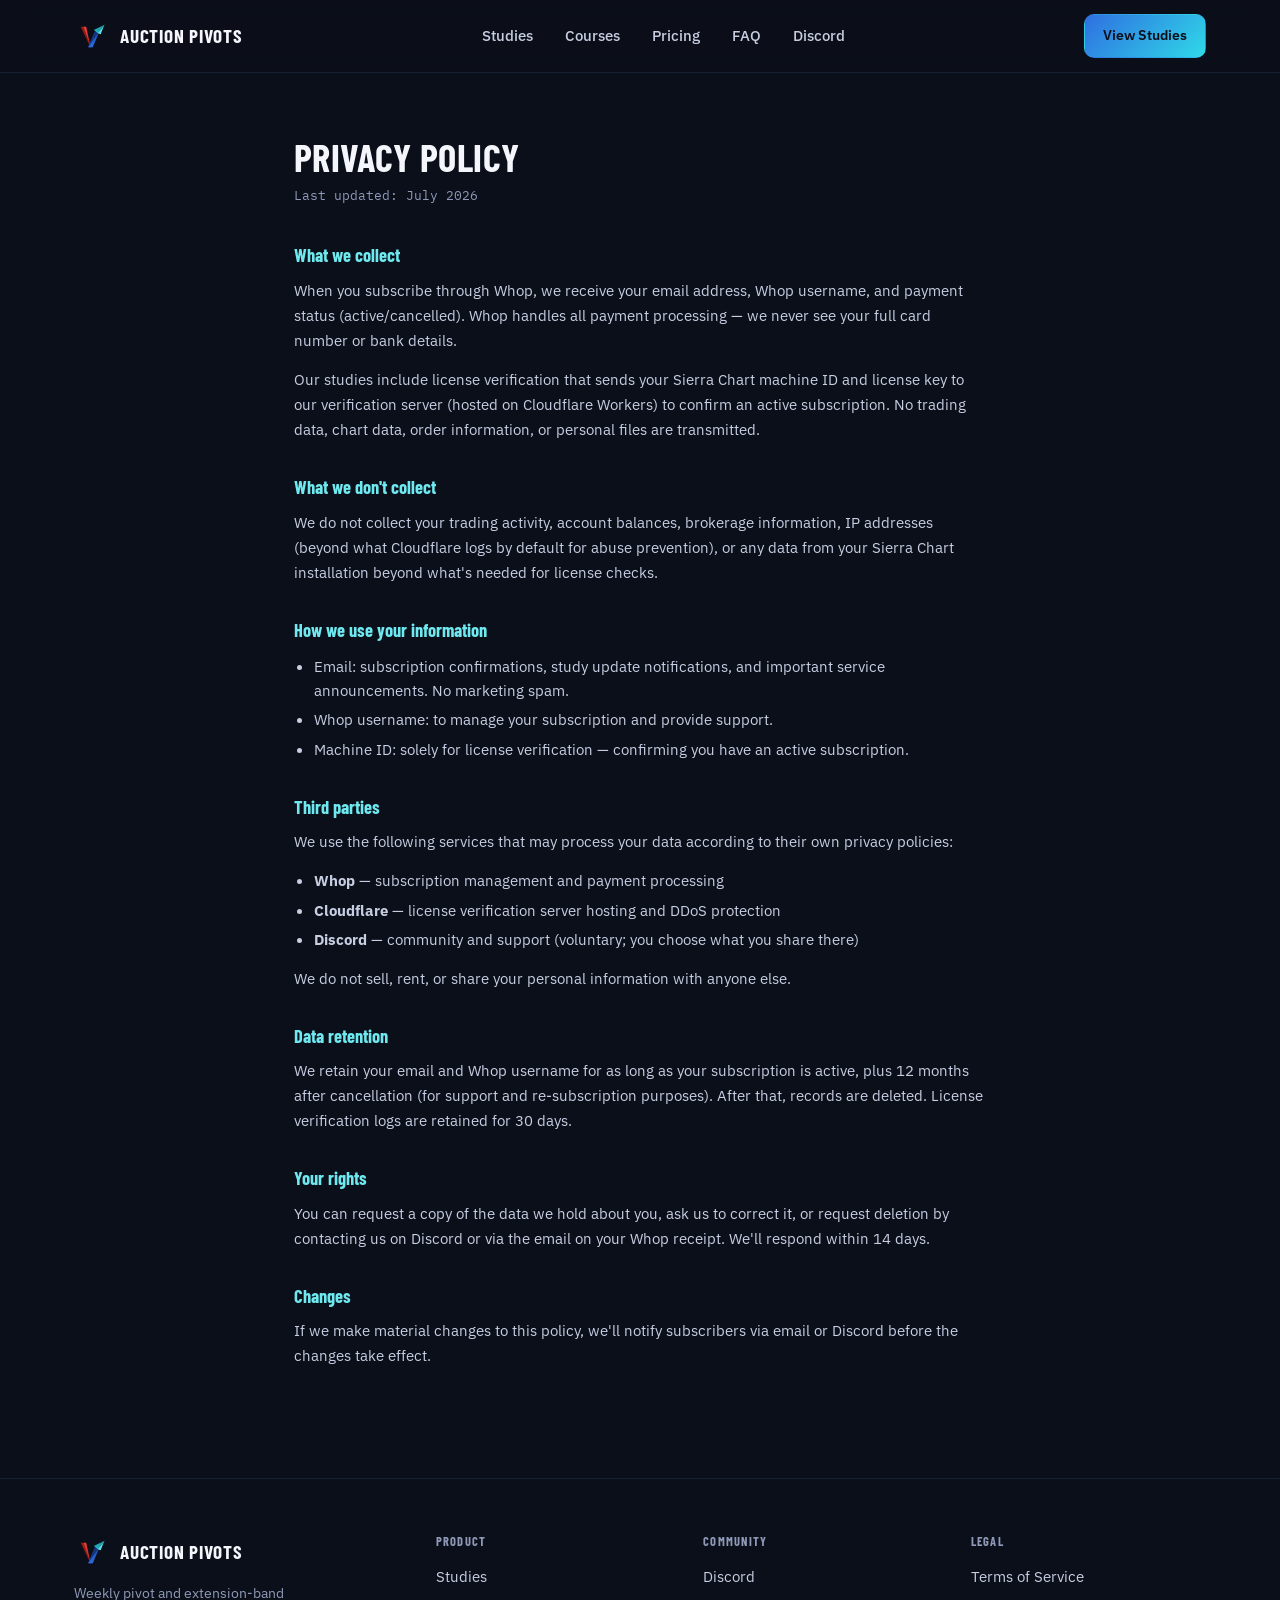
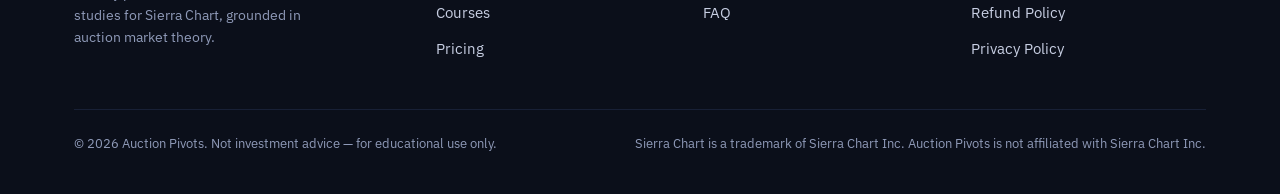
<file: privacy.html>
<!doctype html>
<html lang="en">
<head>
<meta charset="utf-8">
<meta name="viewport" content="width=device-width, initial-scale=1">
<title>Privacy Policy — Auction Pivots</title>
<meta name="description" content="Privacy policy for Auction Pivots.">
<link rel="icon" href="assets/logo-mark.svg" type="image/svg+xml">
<link rel="preconnect" href="https://fonts.googleapis.com">
<link rel="preconnect" href="https://fonts.gstatic.com" crossorigin>
<link href="https://fonts.googleapis.com/css2?family=Barlow+Condensed:wght@600;700&family=IBM+Plex+Sans:wght@400;500;600;700&family=IBM+Plex+Mono:wght@400;500&display=swap" rel="stylesheet">
<link rel="stylesheet" href="css/styles.css">
<style>
  .legal { max-width: 740px; margin-inline: auto; padding: 64px 24px 96px; }
  .legal h1 { font-size: clamp(1.8rem, 3vw, 2.4rem); margin-bottom: 8px; }
  .legal .updated { font-family: var(--font-mono); font-size: 0.8rem; color: var(--paper-500); margin-bottom: 40px; }
  .legal h2 { font-size: 1.15rem; text-transform: none; letter-spacing: 0; margin-top: 36px; margin-bottom: 12px; color: var(--cyan-300); }
  .legal p { color: var(--paper-300); margin-bottom: 14px; font-size: 0.95rem; line-height: 1.65; }
  .legal ul { color: var(--paper-300); font-size: 0.95rem; padding-left: 20px; margin-bottom: 14px; }
  .legal li { margin-bottom: 6px; }
</style>
</head>
<body>

<header class="site-nav">
  <div class="container">
    <a href="index.html" class="brand">
      <img src="assets/logo-mark.svg" alt="">
      <span class="brand-word">Auction Pivots</span>
    </a>
    <nav>
      <ul class="nav-links">
        <li><a href="products.html">Studies</a></li>
        <li><a href="products.html#courses">Courses</a></li>
        <li><a href="products.html#pricing">Pricing</a></li>
        <li><a href="index.html#faq">FAQ</a></li>
        <li><a href="https://discord.gg/maz4EEw6V" target="_blank" rel="noopener">Discord</a></li>
      </ul>
    </nav>
    <div class="nav-cta">
      <a href="products.html" class="btn btn-primary btn-sm">View Studies</a>
      <button class="nav-toggle" aria-label="Toggle menu" aria-expanded="false">&#9776;</button>
    </div>
  </div>
</header>

<main class="legal">
  <h1>Privacy Policy</h1>
  <p class="updated">Last updated: July 2026</p>

  <h2>What we collect</h2>
  <p>When you subscribe through Whop, we receive your email address, Whop username, and payment status (active/cancelled). Whop handles all payment processing — we never see your full card number or bank details.</p>
  <p>Our studies include license verification that sends your Sierra Chart machine ID and license key to our verification server (hosted on Cloudflare Workers) to confirm an active subscription. No trading data, chart data, order information, or personal files are transmitted.</p>

  <h2>What we don't collect</h2>
  <p>We do not collect your trading activity, account balances, brokerage information, IP addresses (beyond what Cloudflare logs by default for abuse prevention), or any data from your Sierra Chart installation beyond what's needed for license checks.</p>

  <h2>How we use your information</h2>
  <ul>
    <li>Email: subscription confirmations, study update notifications, and important service announcements. No marketing spam.</li>
    <li>Whop username: to manage your subscription and provide support.</li>
    <li>Machine ID: solely for license verification — confirming you have an active subscription.</li>
  </ul>

  <h2>Third parties</h2>
  <p>We use the following services that may process your data according to their own privacy policies:</p>
  <ul>
    <li><strong>Whop</strong> — subscription management and payment processing</li>
    <li><strong>Cloudflare</strong> — license verification server hosting and DDoS protection</li>
    <li><strong>Discord</strong> — community and support (voluntary; you choose what you share there)</li>
  </ul>
  <p>We do not sell, rent, or share your personal information with anyone else.</p>

  <h2>Data retention</h2>
  <p>We retain your email and Whop username for as long as your subscription is active, plus 12 months after cancellation (for support and re-subscription purposes). After that, records are deleted. License verification logs are retained for 30 days.</p>

  <h2>Your rights</h2>
  <p>You can request a copy of the data we hold about you, ask us to correct it, or request deletion by contacting us on Discord or via the email on your Whop receipt. We'll respond within 14 days.</p>

  <h2>Changes</h2>
  <p>If we make material changes to this policy, we'll notify subscribers via email or Discord before the changes take effect.</p>
</main>

<footer class="site-footer">
  <div class="container">
    <div class="footer-grid">
      <div class="footer-brand">
        <a href="index.html" class="brand">
          <img src="assets/logo-mark.svg" alt="">
          <span class="brand-word">Auction Pivots</span>
        </a>
        <p>Weekly pivot and extension-band studies for Sierra Chart, grounded in auction market theory.</p>
      </div>
      <div class="footer-col">
        <h4>Product</h4>
        <ul>
          <li><a href="products.html">Studies</a></li>
          <li><a href="products.html#courses">Courses</a></li>
          <li><a href="products.html#pricing">Pricing</a></li>
        </ul>
      </div>
      <div class="footer-col">
        <h4>Community</h4>
        <ul>
          <li><a href="https://discord.gg/maz4EEw6V" target="_blank" rel="noopener">Discord</a></li>
          <li><a href="index.html#faq">FAQ</a></li>
        </ul>
      </div>
      <div class="footer-col">
        <h4>Legal</h4>
        <ul>
          <li><a href="terms.html">Terms of Service</a></li>
          <li><a href="refund.html">Refund Policy</a></li>
          <li><a href="privacy.html">Privacy Policy</a></li>
        </ul>
      </div>
    </div>
    <div class="footer-bottom">
      <span>&copy; 2026 Auction Pivots. Not investment advice — for educational use only.</span>
      <span>Sierra Chart is a trademark of Sierra Chart Inc. Auction Pivots is not affiliated with Sierra Chart Inc.</span>
    </div>
  </div>
</footer>

<script src="js/main.js"></script>
</body>
</html>
</file>
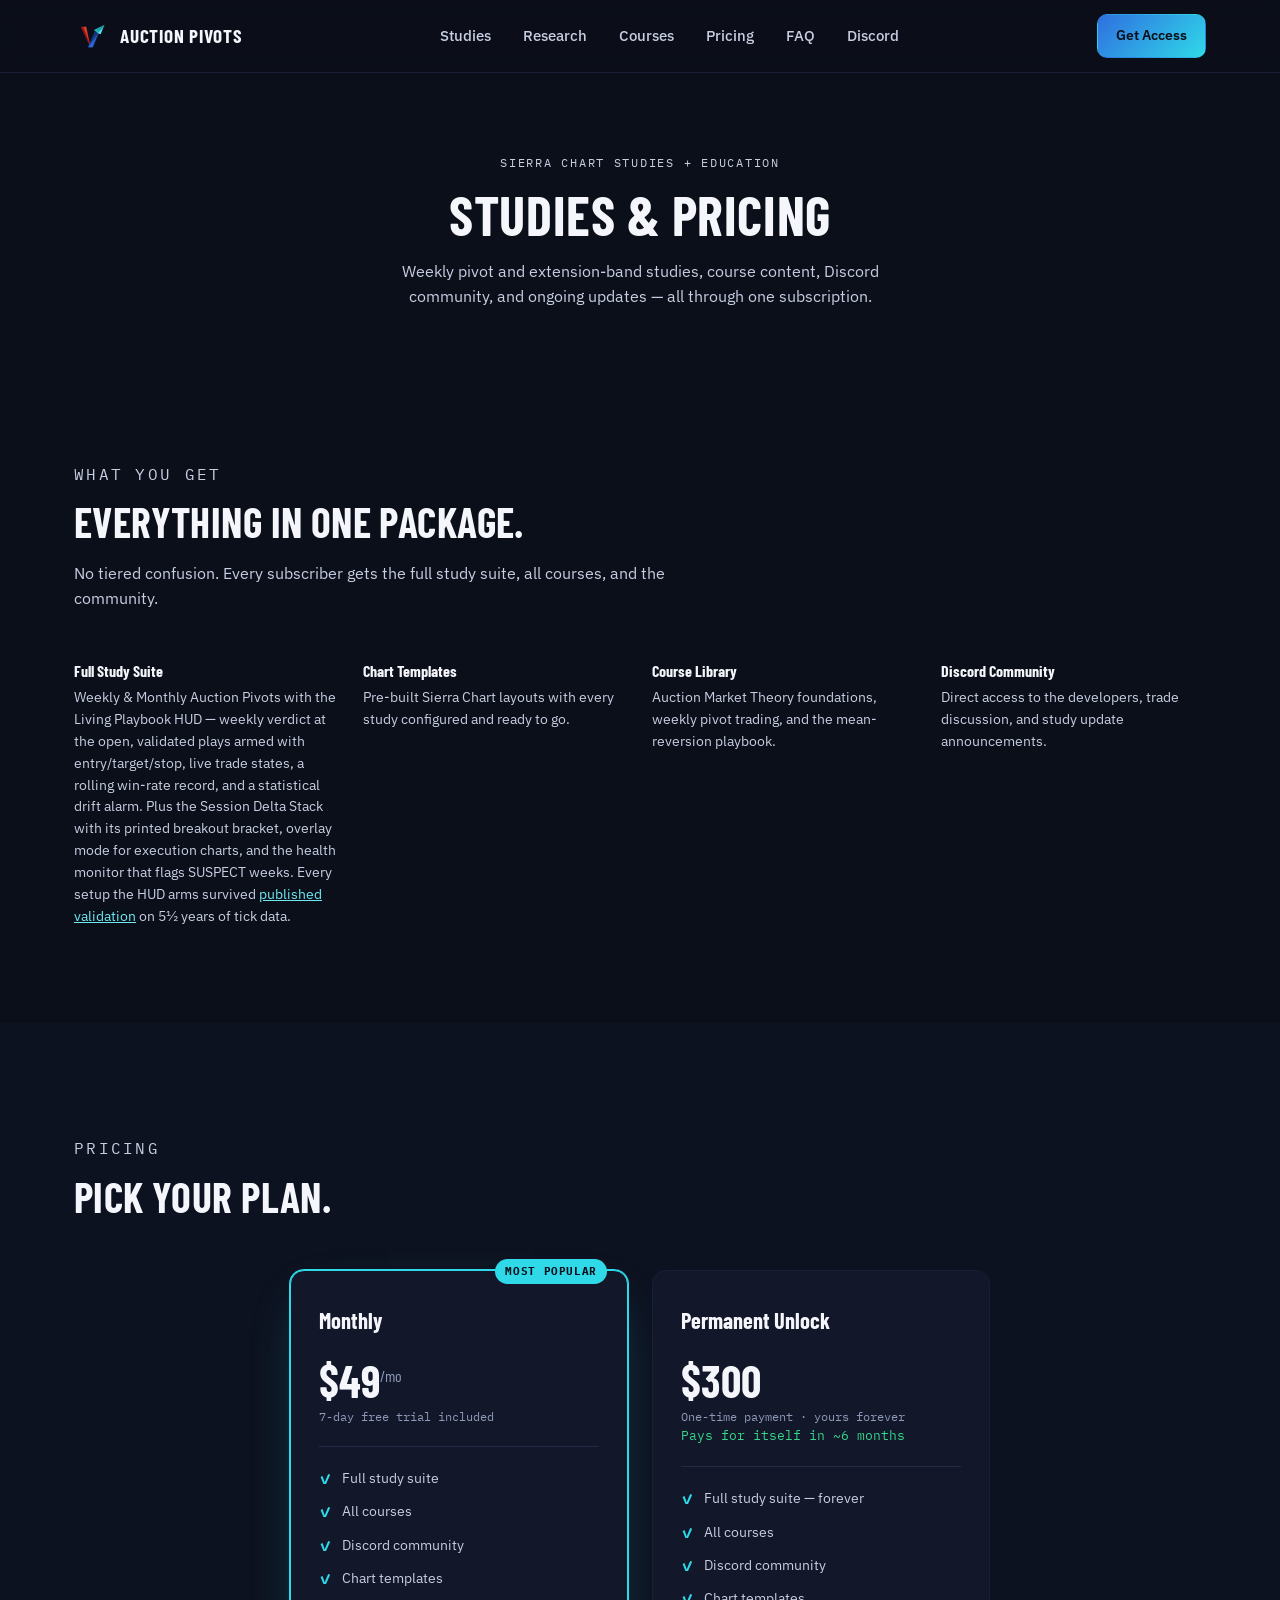
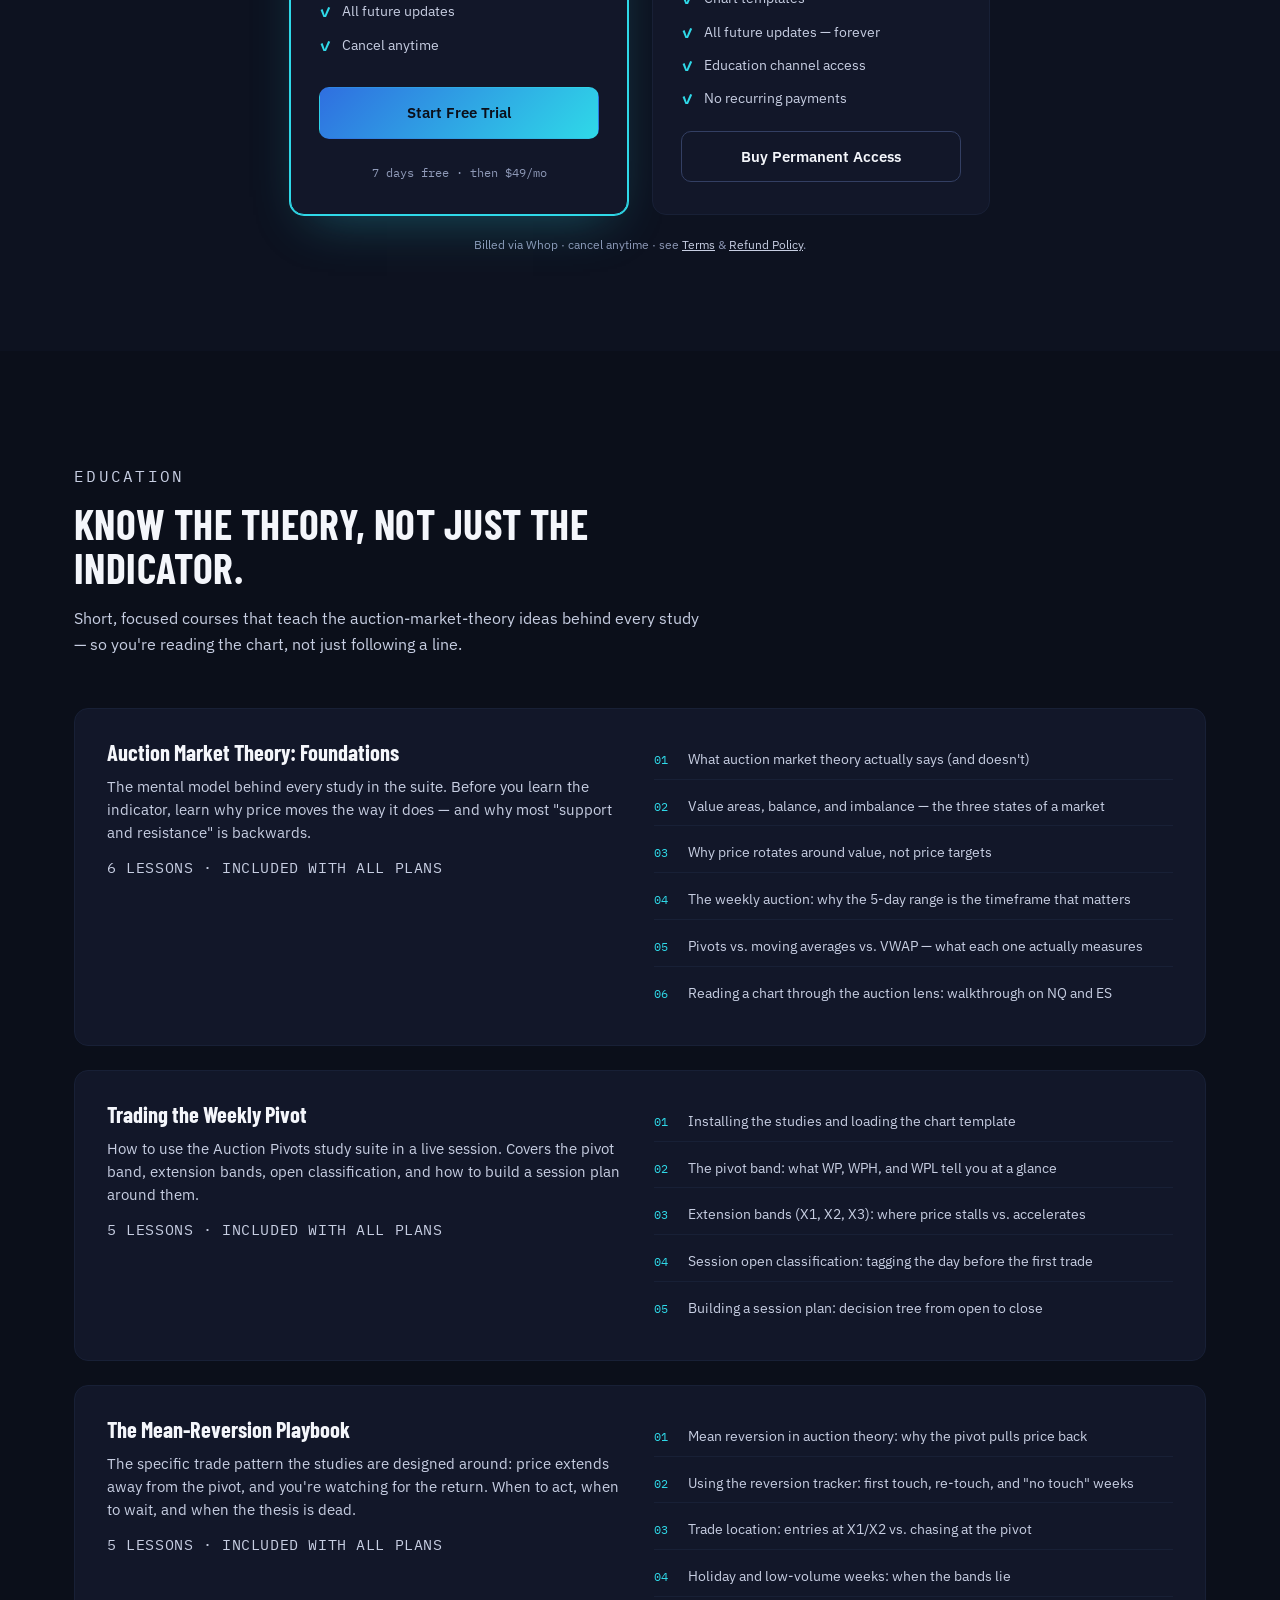
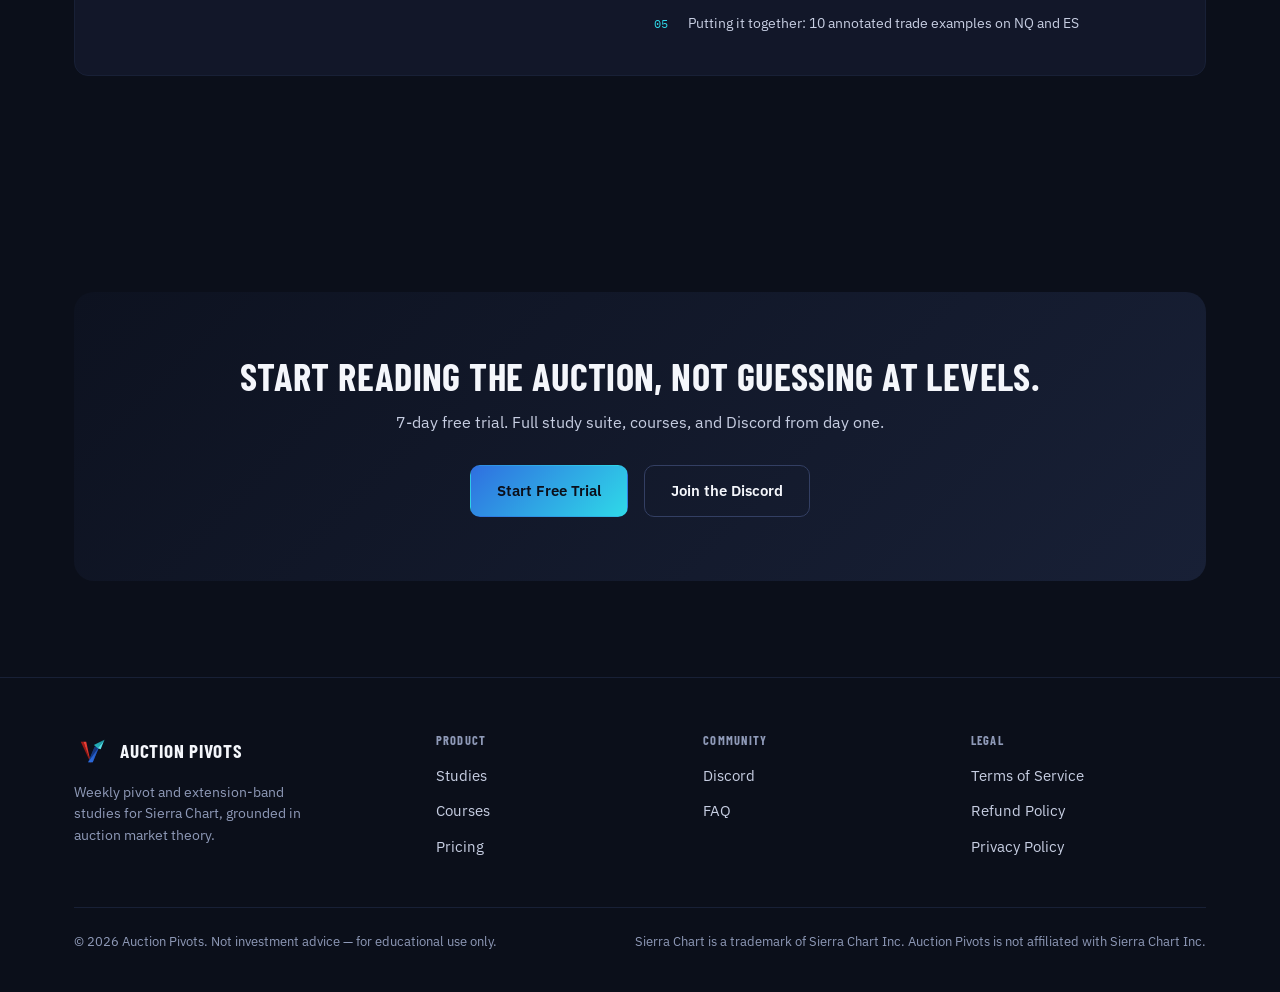
<file: products.html>
<!doctype html>
<html lang="en">
<head>
<meta charset="utf-8">
<meta name="viewport" content="width=device-width, initial-scale=1">
<title>Studies &amp; Pricing — Auction Pivots</title>
<meta name="description" content="Auction Pivots studies, courses, and pricing for Sierra Chart. Monthly subscription or permanent unlock.">
<link rel="icon" href="assets/logo-mark.svg" type="image/svg+xml">
<link rel="preconnect" href="https://fonts.googleapis.com">
<link rel="preconnect" href="https://fonts.gstatic.com" crossorigin>
<link href="https://fonts.googleapis.com/css2?family=Barlow+Condensed:wght@600;700&family=IBM+Plex+Sans:wght@400;500;600;700&family=IBM+Plex+Mono:wght@400;500&display=swap" rel="stylesheet">
<link rel="stylesheet" href="css/styles.css">
<style>
  .pricing-section { padding: 96px 0; }
  .pricing-cols { display: grid; grid-template-columns: repeat(2, 1fr); gap: 24px; max-width: 700px; margin-inline: auto; }
  @media (max-width: 620px) { .pricing-cols { grid-template-columns: 1fr; max-width: 420px; } }

  .plan-card {
    position: relative;
    background: var(--navy-850);
    border: 1px solid var(--navy-800);
    border-radius: 14px;
    padding: 32px 28px;
    display: flex;
    flex-direction: column;
    gap: 20px;
  }
  .plan-card.is-featured {
    border-color: var(--cyan-400);
    box-shadow: 0 0 0 1px var(--cyan-400), 0 20px 50px -20px rgba(47, 217, 232, 0.35);
  }
  .plan-tag {
    position: absolute;
    top: -12px; right: 20px;
    font-family: var(--font-mono);
    font-size: 0.66rem;
    letter-spacing: 0.06em;
    padding: 4px 10px;
    border-radius: 100px;
    font-weight: 700;
  }
  .plan-tag-cyan { background: var(--cyan-400); color: var(--navy-950); }

  .plan-name {
    font-family: var(--font-display);
    font-size: 1.4rem;
    font-weight: 700;
    color: var(--paper-100);
  }
  .plan-price {
    font-family: var(--font-display);
    font-size: 2.8rem;
    font-weight: 700;
    color: var(--paper-100);
    line-height: 1;
  }
  .plan-price sup { font-size: 1rem; color: var(--paper-500); font-weight: 400; }
  .plan-price-note {
    font-family: var(--font-mono);
    font-size: 0.78rem;
    color: var(--paper-500);
    margin-top: 4px;
  }
  .plan-price-strike {
    font-family: var(--font-mono);
    font-size: 0.82rem;
    color: var(--paper-500);
    text-decoration: line-through;
  }
  .plan-price-save {
    font-family: var(--font-mono);
    font-size: 0.82rem;
    color: var(--green-400);
  }
  .plan-features {
    list-style: none;
    margin: 0;
    padding: 0;
    display: flex;
    flex-direction: column;
    gap: 10px;
    font-size: 0.9rem;
    color: var(--paper-300);
    flex: 1;
  }
  .plan-features li { display: flex; gap: 10px; align-items: flex-start; }
  .plan-features li::before {
    content: "✓";
    color: var(--cyan-400);
    font-weight: 700;
    flex-shrink: 0;
    margin-top: 1px;
  }
  .plan-divider {
    border: none;
    border-top: 1px solid var(--navy-700);
    margin: 0;
  }

  /* Course section */
  .course-card {
    background: var(--navy-850);
    border: 1px solid var(--navy-800);
    border-radius: 14px;
    padding: 32px;
    display: grid;
    grid-template-columns: 1fr 1fr;
    gap: 28px;
    margin-bottom: 24px;
  }
  .course-card h3 {
    font-family: var(--font-display);
    font-size: 1.4rem;
    font-weight: 700;
    text-transform: none;
    letter-spacing: 0;
    color: var(--paper-100);
    margin-bottom: 12px;
  }
  .course-card p { color: var(--paper-300); font-size: 0.92rem; margin-bottom: 12px; }
  .course-meta {
    font-family: var(--font-mono);
    font-size: 0.78rem;
    color: var(--paper-500);
    letter-spacing: 0.04em;
  }
  .course-lessons {
    list-style: none;
    padding: 0;
    margin: 0;
    display: flex;
    flex-direction: column;
    gap: 8px;
    font-size: 0.88rem;
    color: var(--paper-300);
  }
  .course-lessons li {
    display: flex;
    gap: 10px;
    padding: 8px 0;
    border-bottom: 1px solid var(--navy-800);
  }
  .course-lessons li:last-child { border-bottom: none; }
  .lesson-num {
    font-family: var(--font-mono);
    font-size: 0.75rem;
    color: var(--cyan-400);
    min-width: 24px;
    padding-top: 2px;
  }
  @media (max-width: 780px) { .course-card { grid-template-columns: 1fr; } }
</style>
</head>
<body>

<header class="site-nav">
  <div class="container">
    <a href="index.html" class="brand">
      <img src="assets/logo-mark.svg" alt="">
      <span class="brand-word">Auction Pivots</span>
    </a>
    <nav>
      <ul class="nav-links">
        <li><a href="products.html">Studies</a></li>
        <li><a href="index.html#research">Research</a></li>
        <li><a href="#courses">Courses</a></li>
        <li><a href="#pricing">Pricing</a></li>
        <li><a href="index.html#faq">FAQ</a></li>
        <li><a href="https://discord.gg/maz4EEw6V" target="_blank" rel="noopener">Discord</a></li>
      </ul>
    </nav>
    <div class="nav-cta">
      <a href="https://whop.com/joined/auctionpivots/products/auctionpivots-order-flow-indicator/" class="btn btn-primary btn-sm">Get Access</a>
      <button class="nav-toggle" aria-label="Toggle menu" aria-expanded="false">&#9776;</button>
    </div>
  </div>
</header>

<main>

  <!-- PAGE HEADER -->
  <div class="page-header">
    <div class="container">
      <p class="eyebrow">Sierra Chart Studies + Education</p>
      <h1>Studies &amp; Pricing</h1>
      <p>Weekly pivot and extension-band studies, course content, Discord community, and ongoing updates — all through one subscription.</p>
    </div>
  </div>

  <!-- WHAT'S INCLUDED -->
  <section id="studies">
    <div class="container">
      <div class="section-head">
        <p class="eyebrow">What You Get</p>
        <h2>Everything in one package.</h2>
        <p>No tiered confusion. Every subscriber gets the full study suite, all courses, and the community.</p>
      </div>
      <div class="included">
        <div class="included-item">
          <h4>Full Study Suite</h4>
          <p>Weekly &amp; Monthly Auction Pivots with the Living Playbook HUD — weekly verdict at the open, validated plays armed with entry/target/stop, live trade states, a rolling win-rate record, and a statistical drift alarm. Plus the Session Delta Stack with its printed breakout bracket, overlay mode for execution charts, and the health monitor that flags SUSPECT weeks. Every setup the HUD arms survived <a href="index.html#research" style="color:var(--cyan-300)">published validation</a> on 5&frac12; years of tick data.</p>
        </div>
        <div class="included-item">
          <h4>Chart Templates</h4>
          <p>Pre-built Sierra Chart layouts with every study configured and ready to go.</p>
        </div>
        <div class="included-item">
          <h4>Course Library</h4>
          <p>Auction Market Theory foundations, weekly pivot trading, and the mean-reversion playbook.</p>
        </div>
        <div class="included-item">
          <h4>Discord Community</h4>
          <p>Direct access to the developers, trade discussion, and study update announcements.</p>
        </div>
      </div>
    </div>
  </section>

  <!-- PRICING -->
  <section id="pricing" class="alt-bg pricing-section">
    <div class="container">

      <div class="section-head">
        <p class="eyebrow">Pricing</p>
        <h2>Pick your plan.</h2>
      </div>

      <div class="pricing-cols">

        <!-- MONTHLY -->
        <div class="plan-card is-featured">
          <span class="plan-tag plan-tag-cyan">MOST POPULAR</span>
          <p class="plan-name">Monthly</p>
          <div>
            <p class="plan-price">$49<sup>/mo</sup></p>
            <p class="plan-price-note">7-day free trial included</p>
          </div>
          <hr class="plan-divider">
          <ul class="plan-features">
            <li>Full study suite</li>
            <li>All courses</li>
            <li>Discord community</li>
            <li>Chart templates</li>
            <li>All future updates</li>
            <li>Cancel anytime</li>
          </ul>
          <a href="https://whop.com/joined/auctionpivots/products/auctionpivots-order-flow-indicator/" class="btn btn-primary btn-block">Start Free Trial</a>
          <p class="plan-price-note" style="text-align:center">7 days free · then $49/mo</p>
        </div>

        <!-- LIFETIME -->
        <div class="plan-card">
          <p class="plan-name">Permanent Unlock</p>
          <div>
            <p class="plan-price">$300</p>
            <p class="plan-price-note">One-time payment · yours forever</p>
            <p class="plan-price-save">Pays for itself in ~6 months</p>
          </div>
          <hr class="plan-divider">
          <ul class="plan-features">
            <li>Full study suite — forever</li>
            <li>All courses</li>
            <li>Discord community</li>
            <li>Chart templates</li>
            <li>All future updates — forever</li>
            <li>Education channel access</li>
            <li>No recurring payments</li>
          </ul>
          <a href="https://whop.com/joined/auctionpivots/products/auctionpivots-order-flow-indicator/" class="btn btn-ghost btn-block">Buy Permanent Access</a>
        </div>

      </div>

      <p class="stripe-note" style="text-align:center; margin-top: 20px;">Billed via Whop &middot; cancel anytime &middot; see <a href="terms.html" style="color:var(--paper-300)">Terms</a> &amp; <a href="refund.html" style="color:var(--paper-300)">Refund Policy</a>.</p>
    </div>
  </section>

  <!-- COURSES -->
  <section id="courses">
    <div class="container">
      <div class="section-head">
        <p class="eyebrow">Education</p>
        <h2>Know the theory, not just the indicator.</h2>
        <p>Short, focused courses that teach the auction-market-theory ideas behind every study — so you're reading the chart, not just following a line.</p>
      </div>

      <!-- Course 1 -->
      <div class="course-card">
        <div>
          <h3>Auction Market Theory: Foundations</h3>
          <p>The mental model behind every study in the suite. Before you learn the indicator, learn why price moves the way it does — and why most "support and resistance" is backwards.</p>
          <p class="course-meta">6 LESSONS · INCLUDED WITH ALL PLANS</p>
        </div>
        <div>
          <ul class="course-lessons">
            <li><span class="lesson-num">01</span> What auction market theory actually says (and doesn't)</li>
            <li><span class="lesson-num">02</span> Value areas, balance, and imbalance — the three states of a market</li>
            <li><span class="lesson-num">03</span> Why price rotates around value, not price targets</li>
            <li><span class="lesson-num">04</span> The weekly auction: why the 5-day range is the timeframe that matters</li>
            <li><span class="lesson-num">05</span> Pivots vs. moving averages vs. VWAP — what each one actually measures</li>
            <li><span class="lesson-num">06</span> Reading a chart through the auction lens: walkthrough on NQ and ES</li>
          </ul>
        </div>
      </div>

      <!-- Course 2 -->
      <div class="course-card">
        <div>
          <h3>Trading the Weekly Pivot</h3>
          <p>How to use the Auction Pivots study suite in a live session. Covers the pivot band, extension bands, open classification, and how to build a session plan around them.</p>
          <p class="course-meta">5 LESSONS · INCLUDED WITH ALL PLANS</p>
        </div>
        <div>
          <ul class="course-lessons">
            <li><span class="lesson-num">01</span> Installing the studies and loading the chart template</li>
            <li><span class="lesson-num">02</span> The pivot band: what WP, WPH, and WPL tell you at a glance</li>
            <li><span class="lesson-num">03</span> Extension bands (X1, X2, X3): where price stalls vs. accelerates</li>
            <li><span class="lesson-num">04</span> Session open classification: tagging the day before the first trade</li>
            <li><span class="lesson-num">05</span> Building a session plan: decision tree from open to close</li>
          </ul>
        </div>
      </div>

      <!-- Course 3 -->
      <div class="course-card">
        <div>
          <h3>The Mean-Reversion Playbook</h3>
          <p>The specific trade pattern the studies are designed around: price extends away from the pivot, and you're watching for the return. When to act, when to wait, and when the thesis is dead.</p>
          <p class="course-meta">5 LESSONS · INCLUDED WITH ALL PLANS</p>
        </div>
        <div>
          <ul class="course-lessons">
            <li><span class="lesson-num">01</span> Mean reversion in auction theory: why the pivot pulls price back</li>
            <li><span class="lesson-num">02</span> Using the reversion tracker: first touch, re-touch, and "no touch" weeks</li>
            <li><span class="lesson-num">03</span> Trade location: entries at X1/X2 vs. chasing at the pivot</li>
            <li><span class="lesson-num">04</span> Holiday and low-volume weeks: when the bands lie</li>
            <li><span class="lesson-num">05</span> Putting it together: 10 annotated trade examples on NQ and ES</li>
          </ul>
        </div>
      </div>

    </div>
  </section>

  <!-- CTA -->
  <section>
    <div class="container">
      <div class="cta-band">
        <h2>Start reading the auction, not guessing at levels.</h2>
        <p>7-day free trial. Full study suite, courses, and Discord from day one.</p>
        <div class="hero-actions">
          <a href="https://whop.com/joined/auctionpivots/products/auctionpivots-order-flow-indicator/" class="btn btn-primary">Start Free Trial</a>
          <a href="https://discord.gg/maz4EEw6V" target="_blank" rel="noopener" class="btn btn-ghost">Join the Discord</a>
        </div>
      </div>
    </div>
  </section>

</main>

<footer class="site-footer">
  <div class="container">
    <div class="footer-grid">
      <div class="footer-brand">
        <a href="index.html" class="brand">
          <img src="assets/logo-mark.svg" alt="">
          <span class="brand-word">Auction Pivots</span>
        </a>
        <p>Weekly pivot and extension-band studies for Sierra Chart, grounded in auction market theory.</p>
      </div>
      <div class="footer-col">
        <h4>Product</h4>
        <ul>
          <li><a href="products.html">Studies</a></li>
          <li><a href="#courses">Courses</a></li>
          <li><a href="#pricing">Pricing</a></li>
        </ul>
      </div>
      <div class="footer-col">
        <h4>Community</h4>
        <ul>
          <li><a href="https://discord.gg/maz4EEw6V" target="_blank" rel="noopener">Discord</a></li>
          <li><a href="index.html#faq">FAQ</a></li>
        </ul>
      </div>
      <div class="footer-col">
        <h4>Legal</h4>
        <ul>
          <li><a href="terms.html">Terms of Service</a></li>
          <li><a href="refund.html">Refund Policy</a></li>
          <li><a href="privacy.html">Privacy Policy</a></li>
        </ul>
      </div>
    </div>
    <div class="footer-bottom">
      <span>&copy; 2026 Auction Pivots. Not investment advice — for educational use only.</span>
      <span>Sierra Chart is a trademark of Sierra Chart Inc. Auction Pivots is not affiliated with Sierra Chart Inc.</span>
    </div>
  </div>
</footer>

<script src="js/main.js"></script>
</body>
</html>
</file>
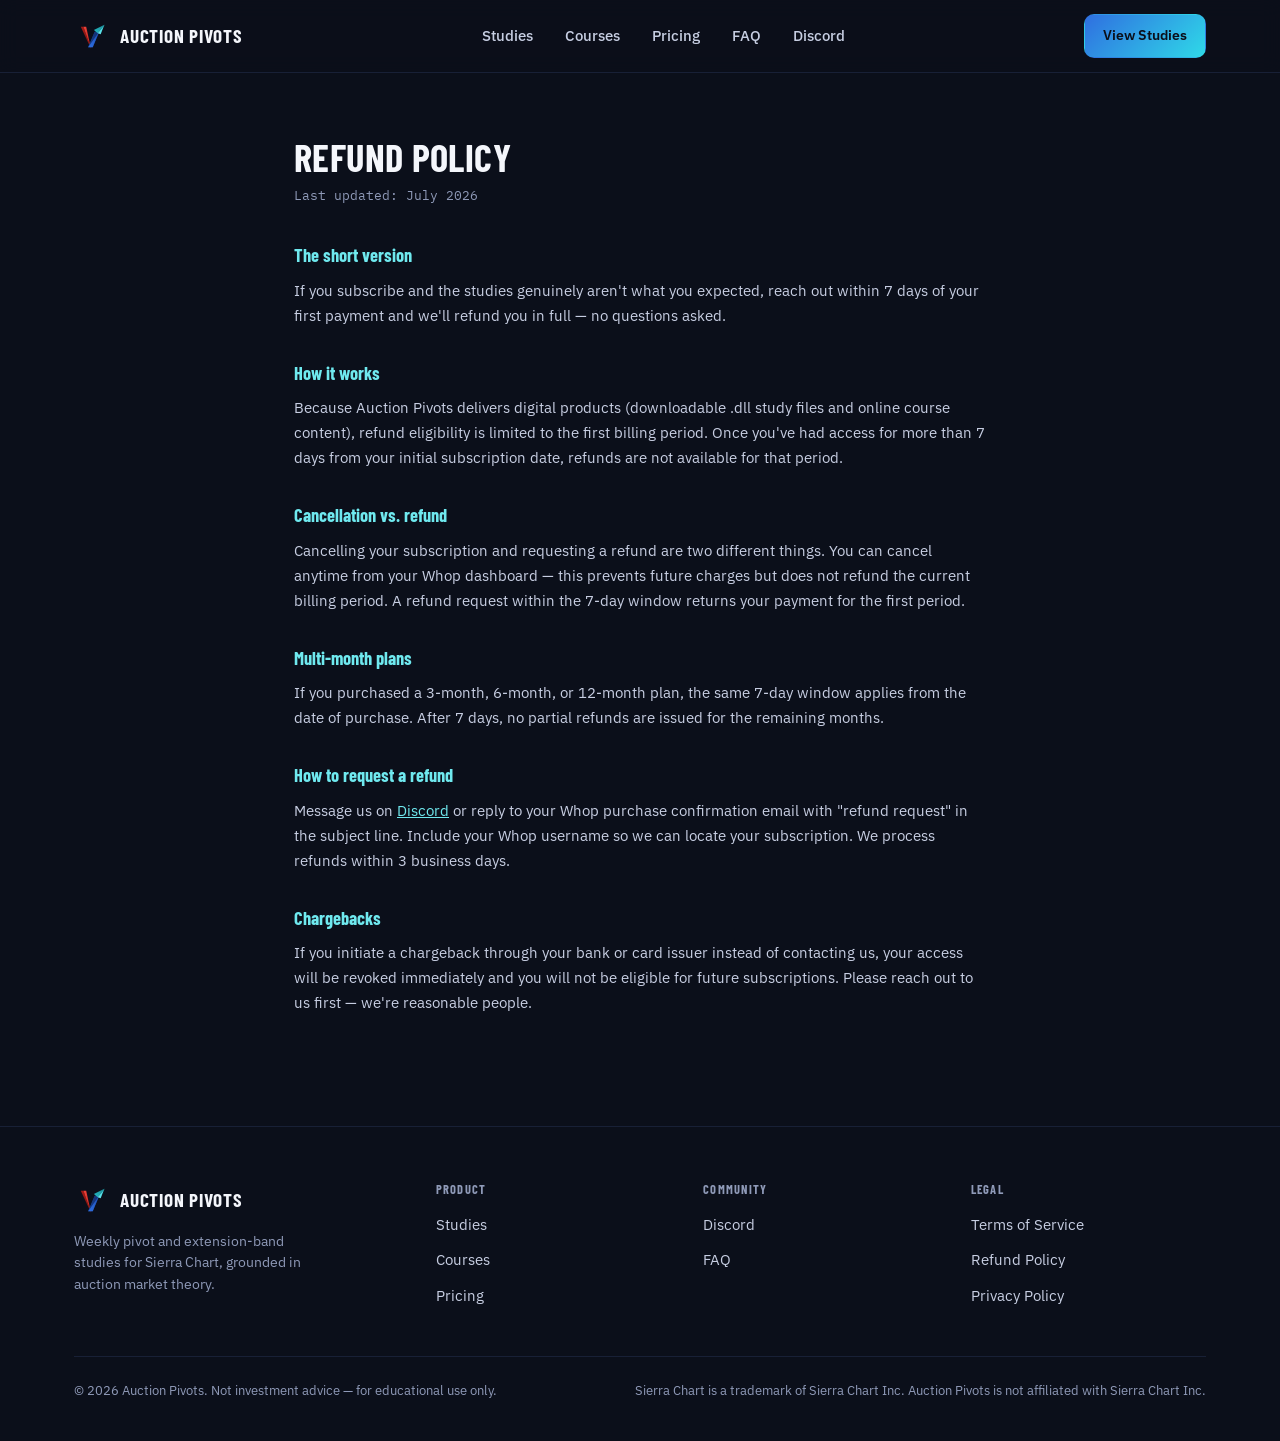
<file: refund.html>
<!doctype html>
<html lang="en">
<head>
<meta charset="utf-8">
<meta name="viewport" content="width=device-width, initial-scale=1">
<title>Refund Policy — Auction Pivots</title>
<meta name="description" content="Refund policy for Auction Pivots subscriptions.">
<link rel="icon" href="assets/logo-mark.svg" type="image/svg+xml">
<link rel="preconnect" href="https://fonts.googleapis.com">
<link rel="preconnect" href="https://fonts.gstatic.com" crossorigin>
<link href="https://fonts.googleapis.com/css2?family=Barlow+Condensed:wght@600;700&family=IBM+Plex+Sans:wght@400;500;600;700&family=IBM+Plex+Mono:wght@400;500&display=swap" rel="stylesheet">
<link rel="stylesheet" href="css/styles.css">
<style>
  .legal { max-width: 740px; margin-inline: auto; padding: 64px 24px 96px; }
  .legal h1 { font-size: clamp(1.8rem, 3vw, 2.4rem); margin-bottom: 8px; }
  .legal .updated { font-family: var(--font-mono); font-size: 0.8rem; color: var(--paper-500); margin-bottom: 40px; }
  .legal h2 { font-size: 1.15rem; text-transform: none; letter-spacing: 0; margin-top: 36px; margin-bottom: 12px; color: var(--cyan-300); }
  .legal p { color: var(--paper-300); margin-bottom: 14px; font-size: 0.95rem; line-height: 1.65; }
  .legal ul { color: var(--paper-300); font-size: 0.95rem; padding-left: 20px; margin-bottom: 14px; }
  .legal li { margin-bottom: 6px; }
</style>
</head>
<body>

<header class="site-nav">
  <div class="container">
    <a href="index.html" class="brand">
      <img src="assets/logo-mark.svg" alt="">
      <span class="brand-word">Auction Pivots</span>
    </a>
    <nav>
      <ul class="nav-links">
        <li><a href="products.html">Studies</a></li>
        <li><a href="products.html#courses">Courses</a></li>
        <li><a href="products.html#pricing">Pricing</a></li>
        <li><a href="index.html#faq">FAQ</a></li>
        <li><a href="https://discord.gg/maz4EEw6V" target="_blank" rel="noopener">Discord</a></li>
      </ul>
    </nav>
    <div class="nav-cta">
      <a href="products.html" class="btn btn-primary btn-sm">View Studies</a>
      <button class="nav-toggle" aria-label="Toggle menu" aria-expanded="false">&#9776;</button>
    </div>
  </div>
</header>

<main class="legal">
  <h1>Refund Policy</h1>
  <p class="updated">Last updated: July 2026</p>

  <h2>The short version</h2>
  <p>If you subscribe and the studies genuinely aren't what you expected, reach out within 7 days of your first payment and we'll refund you in full — no questions asked.</p>

  <h2>How it works</h2>
  <p>Because Auction Pivots delivers digital products (downloadable .dll study files and online course content), refund eligibility is limited to the first billing period. Once you've had access for more than 7 days from your initial subscription date, refunds are not available for that period.</p>

  <h2>Cancellation vs. refund</h2>
  <p>Cancelling your subscription and requesting a refund are two different things. You can cancel anytime from your Whop dashboard — this prevents future charges but does not refund the current billing period. A refund request within the 7-day window returns your payment for the first period.</p>

  <h2>Multi-month plans</h2>
  <p>If you purchased a 3-month, 6-month, or 12-month plan, the same 7-day window applies from the date of purchase. After 7 days, no partial refunds are issued for the remaining months.</p>

  <h2>How to request a refund</h2>
  <p>Message us on <a href="https://discord.gg/maz4EEw6V" style="color:var(--cyan-300)">Discord</a> or reply to your Whop purchase confirmation email with "refund request" in the subject line. Include your Whop username so we can locate your subscription. We process refunds within 3 business days.</p>

  <h2>Chargebacks</h2>
  <p>If you initiate a chargeback through your bank or card issuer instead of contacting us, your access will be revoked immediately and you will not be eligible for future subscriptions. Please reach out to us first — we're reasonable people.</p>
</main>

<footer class="site-footer">
  <div class="container">
    <div class="footer-grid">
      <div class="footer-brand">
        <a href="index.html" class="brand">
          <img src="assets/logo-mark.svg" alt="">
          <span class="brand-word">Auction Pivots</span>
        </a>
        <p>Weekly pivot and extension-band studies for Sierra Chart, grounded in auction market theory.</p>
      </div>
      <div class="footer-col">
        <h4>Product</h4>
        <ul>
          <li><a href="products.html">Studies</a></li>
          <li><a href="products.html#courses">Courses</a></li>
          <li><a href="products.html#pricing">Pricing</a></li>
        </ul>
      </div>
      <div class="footer-col">
        <h4>Community</h4>
        <ul>
          <li><a href="https://discord.gg/maz4EEw6V" target="_blank" rel="noopener">Discord</a></li>
          <li><a href="index.html#faq">FAQ</a></li>
        </ul>
      </div>
      <div class="footer-col">
        <h4>Legal</h4>
        <ul>
          <li><a href="terms.html">Terms of Service</a></li>
          <li><a href="refund.html">Refund Policy</a></li>
          <li><a href="privacy.html">Privacy Policy</a></li>
        </ul>
      </div>
    </div>
    <div class="footer-bottom">
      <span>&copy; 2026 Auction Pivots. Not investment advice — for educational use only.</span>
      <span>Sierra Chart is a trademark of Sierra Chart Inc. Auction Pivots is not affiliated with Sierra Chart Inc.</span>
    </div>
  </div>
</footer>

<script src="js/main.js"></script>
</body>
</html>
</file>
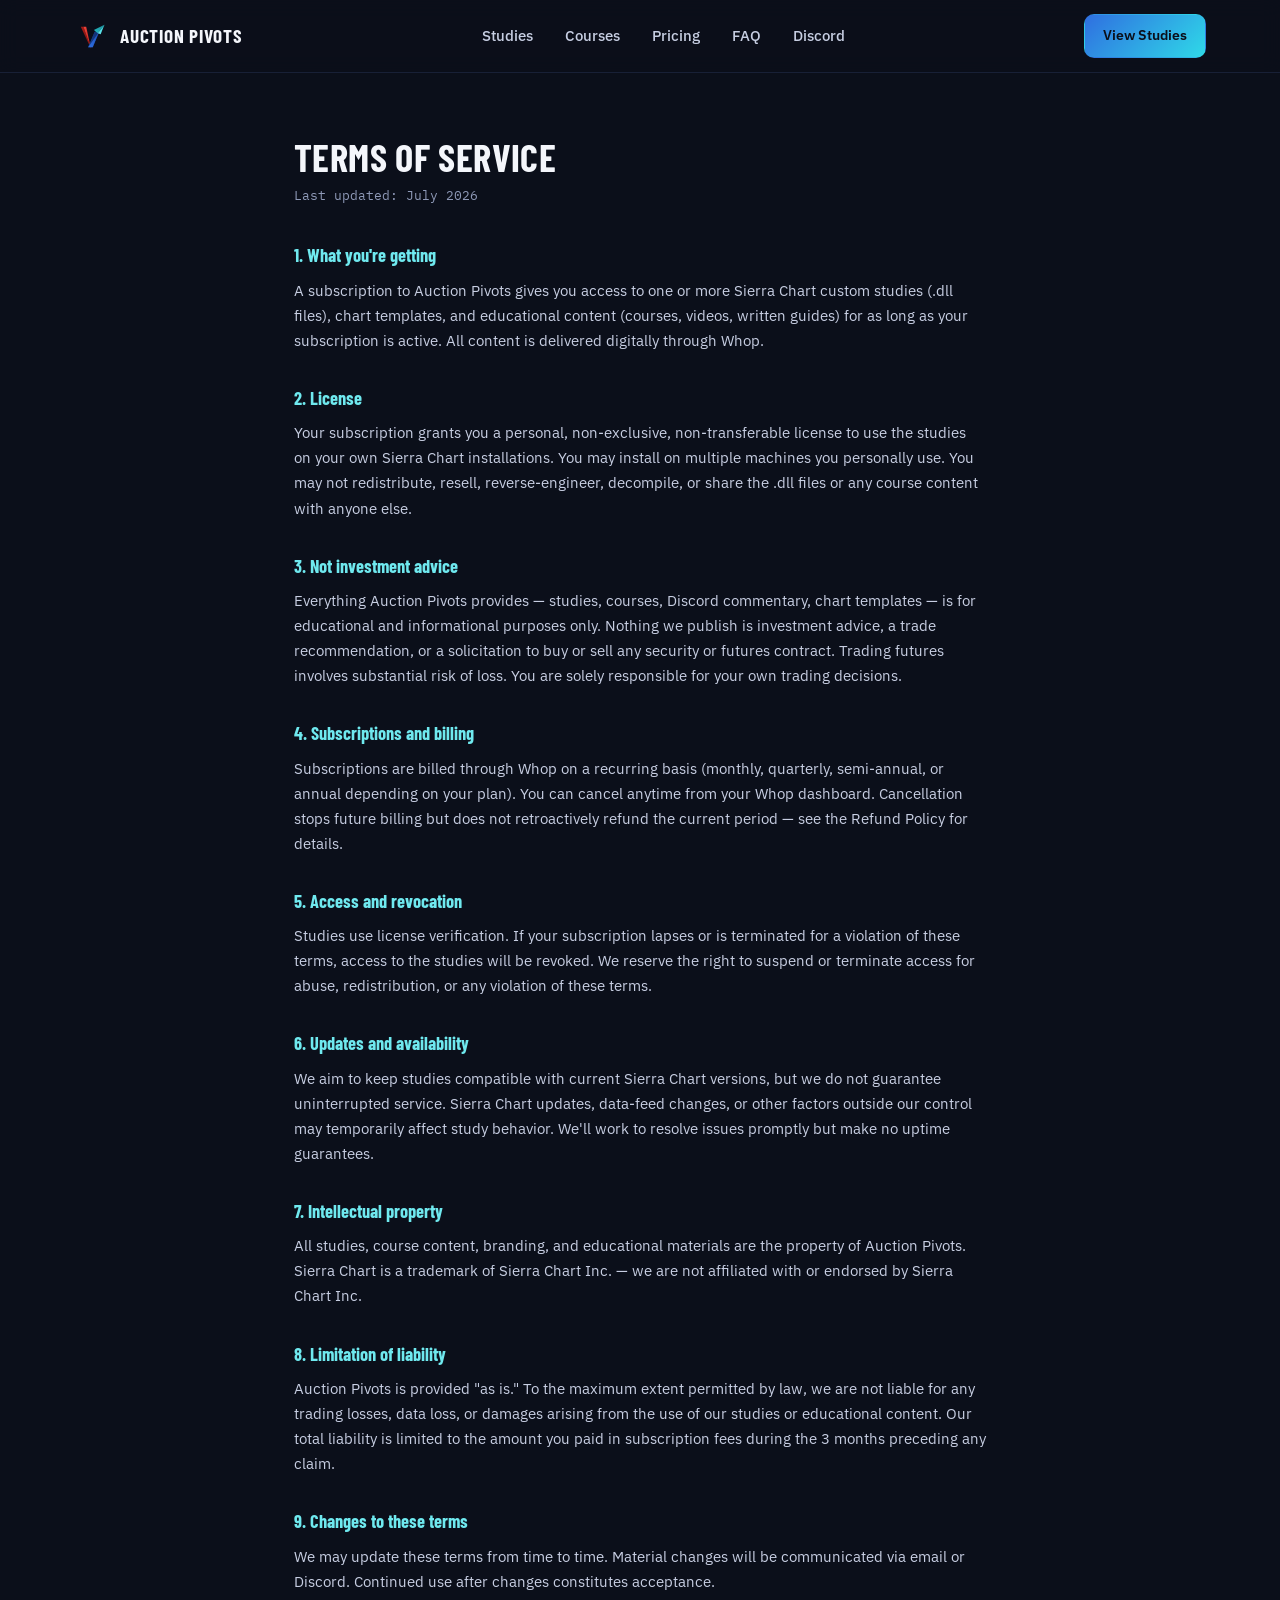
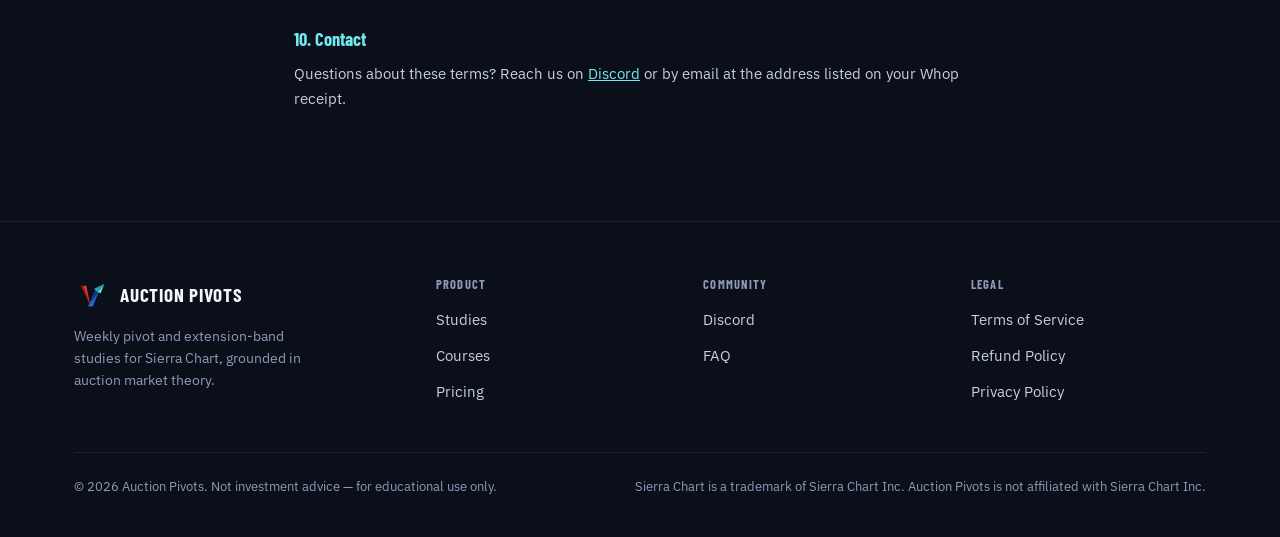
<file: terms.html>
<!doctype html>
<html lang="en">
<head>
<meta charset="utf-8">
<meta name="viewport" content="width=device-width, initial-scale=1">
<title>Terms of Service — Auction Pivots</title>
<meta name="description" content="Terms of Service for Auction Pivots Sierra Chart studies and educational content.">
<link rel="icon" href="assets/logo-mark.svg" type="image/svg+xml">
<link rel="preconnect" href="https://fonts.googleapis.com">
<link rel="preconnect" href="https://fonts.gstatic.com" crossorigin>
<link href="https://fonts.googleapis.com/css2?family=Barlow+Condensed:wght@600;700&family=IBM+Plex+Sans:wght@400;500;600;700&family=IBM+Plex+Mono:wght@400;500&display=swap" rel="stylesheet">
<link rel="stylesheet" href="css/styles.css">
<style>
  .legal { max-width: 740px; margin-inline: auto; padding: 64px 24px 96px; }
  .legal h1 { font-size: clamp(1.8rem, 3vw, 2.4rem); margin-bottom: 8px; }
  .legal .updated { font-family: var(--font-mono); font-size: 0.8rem; color: var(--paper-500); margin-bottom: 40px; }
  .legal h2 { font-size: 1.15rem; text-transform: none; letter-spacing: 0; margin-top: 36px; margin-bottom: 12px; color: var(--cyan-300); }
  .legal p { color: var(--paper-300); margin-bottom: 14px; font-size: 0.95rem; line-height: 1.65; }
  .legal ul { color: var(--paper-300); font-size: 0.95rem; padding-left: 20px; margin-bottom: 14px; }
  .legal li { margin-bottom: 6px; }
</style>
</head>
<body>

<header class="site-nav">
  <div class="container">
    <a href="index.html" class="brand">
      <img src="assets/logo-mark.svg" alt="">
      <span class="brand-word">Auction Pivots</span>
    </a>
    <nav>
      <ul class="nav-links">
        <li><a href="products.html">Studies</a></li>
        <li><a href="products.html#courses">Courses</a></li>
        <li><a href="products.html#pricing">Pricing</a></li>
        <li><a href="index.html#faq">FAQ</a></li>
        <li><a href="https://discord.gg/maz4EEw6V" target="_blank" rel="noopener">Discord</a></li>
      </ul>
    </nav>
    <div class="nav-cta">
      <a href="products.html" class="btn btn-primary btn-sm">View Studies</a>
      <button class="nav-toggle" aria-label="Toggle menu" aria-expanded="false">&#9776;</button>
    </div>
  </div>
</header>

<main class="legal">
  <h1>Terms of Service</h1>
  <p class="updated">Last updated: July 2026</p>

  <h2>1. What you're getting</h2>
  <p>A subscription to Auction Pivots gives you access to one or more Sierra Chart custom studies (.dll files), chart templates, and educational content (courses, videos, written guides) for as long as your subscription is active. All content is delivered digitally through Whop.</p>

  <h2>2. License</h2>
  <p>Your subscription grants you a personal, non-exclusive, non-transferable license to use the studies on your own Sierra Chart installations. You may install on multiple machines you personally use. You may not redistribute, resell, reverse-engineer, decompile, or share the .dll files or any course content with anyone else.</p>

  <h2>3. Not investment advice</h2>
  <p>Everything Auction Pivots provides — studies, courses, Discord commentary, chart templates — is for educational and informational purposes only. Nothing we publish is investment advice, a trade recommendation, or a solicitation to buy or sell any security or futures contract. Trading futures involves substantial risk of loss. You are solely responsible for your own trading decisions.</p>

  <h2>4. Subscriptions and billing</h2>
  <p>Subscriptions are billed through Whop on a recurring basis (monthly, quarterly, semi-annual, or annual depending on your plan). You can cancel anytime from your Whop dashboard. Cancellation stops future billing but does not retroactively refund the current period — see the Refund Policy for details.</p>

  <h2>5. Access and revocation</h2>
  <p>Studies use license verification. If your subscription lapses or is terminated for a violation of these terms, access to the studies will be revoked. We reserve the right to suspend or terminate access for abuse, redistribution, or any violation of these terms.</p>

  <h2>6. Updates and availability</h2>
  <p>We aim to keep studies compatible with current Sierra Chart versions, but we do not guarantee uninterrupted service. Sierra Chart updates, data-feed changes, or other factors outside our control may temporarily affect study behavior. We'll work to resolve issues promptly but make no uptime guarantees.</p>

  <h2>7. Intellectual property</h2>
  <p>All studies, course content, branding, and educational materials are the property of Auction Pivots. Sierra Chart is a trademark of Sierra Chart Inc. — we are not affiliated with or endorsed by Sierra Chart Inc.</p>

  <h2>8. Limitation of liability</h2>
  <p>Auction Pivots is provided "as is." To the maximum extent permitted by law, we are not liable for any trading losses, data loss, or damages arising from the use of our studies or educational content. Our total liability is limited to the amount you paid in subscription fees during the 3 months preceding any claim.</p>

  <h2>9. Changes to these terms</h2>
  <p>We may update these terms from time to time. Material changes will be communicated via email or Discord. Continued use after changes constitutes acceptance.</p>

  <h2>10. Contact</h2>
  <p>Questions about these terms? Reach us on <a href="https://discord.gg/maz4EEw6V" style="color:var(--cyan-300)">Discord</a> or by email at the address listed on your Whop receipt.</p>
</main>

<footer class="site-footer">
  <div class="container">
    <div class="footer-grid">
      <div class="footer-brand">
        <a href="index.html" class="brand">
          <img src="assets/logo-mark.svg" alt="">
          <span class="brand-word">Auction Pivots</span>
        </a>
        <p>Weekly pivot and extension-band studies for Sierra Chart, grounded in auction market theory.</p>
      </div>
      <div class="footer-col">
        <h4>Product</h4>
        <ul>
          <li><a href="products.html">Studies</a></li>
          <li><a href="products.html#courses">Courses</a></li>
          <li><a href="products.html#pricing">Pricing</a></li>
        </ul>
      </div>
      <div class="footer-col">
        <h4>Community</h4>
        <ul>
          <li><a href="https://discord.gg/maz4EEw6V" target="_blank" rel="noopener">Discord</a></li>
          <li><a href="index.html#faq">FAQ</a></li>
        </ul>
      </div>
      <div class="footer-col">
        <h4>Legal</h4>
        <ul>
          <li><a href="terms.html">Terms of Service</a></li>
          <li><a href="refund.html">Refund Policy</a></li>
          <li><a href="privacy.html">Privacy Policy</a></li>
        </ul>
      </div>
    </div>
    <div class="footer-bottom">
      <span>&copy; 2026 Auction Pivots. Not investment advice — for educational use only.</span>
      <span>Sierra Chart is a trademark of Sierra Chart Inc. Auction Pivots is not affiliated with Sierra Chart Inc.</span>
    </div>
  </div>
</footer>

<script src="js/main.js"></script>
</body>
</html>
</file>
<file: css/styles.css>
/* ============================================================
   Auction Pivots — design tokens
   ============================================================ */
:root {
  --navy-950: #0b0f1a;
  --navy-900: #0d1220;
  --navy-850: #121729;
  --navy-800: #182036;
  --navy-700: #232c47;
  --navy-600: #333f63;

  --red-500: #e8261f;
  --red-400: #f0453c;
  --red-700: #8f1613;

  --blue-600: #1f5fd1;
  --blue-500: #2f6fe0;
  --blue-800: #14264f;

  --cyan-400: #2fd9e8;
  --cyan-300: #6fe9ef;

  --green-400: #35d68c;

  --paper-100: #f4f6fb;
  --paper-300: #c7cee2;
  --paper-500: #8f9ab8;

  --font-display: "Barlow Condensed", "Arial Narrow", sans-serif;
  --font-body: "IBM Plex Sans", system-ui, -apple-system, sans-serif;
  --font-mono: "IBM Plex Mono", ui-monospace, "SFMono-Regular", monospace;

  --container: 1180px;
  --radius: 10px;

  --ease: cubic-bezier(0.22, 1, 0.36, 1);
}

*, *::before, *::after { box-sizing: border-box; }
html { scroll-behavior: smooth; }
@media (prefers-reduced-motion: reduce) {
  html { scroll-behavior: auto; }
  *, *::before, *::after {
    animation-duration: 0.01ms !important;
    animation-iteration-count: 1 !important;
    transition-duration: 0.01ms !important;
    scroll-behavior: auto !important;
  }
}

body {
  margin: 0;
  background: var(--navy-950);
  color: var(--paper-100);
  font-family: var(--font-body);
  font-size: 16px;
  line-height: 1.55;
  -webkit-font-smoothing: antialiased;
}

img { max-width: 100%; display: block; }
a { color: inherit; }

h1, h2, h3, h4 {
  font-family: var(--font-display);
  font-weight: 700;
  text-transform: uppercase;
  letter-spacing: 0.01em;
  line-height: 1.05;
  margin: 0;
}

p { margin: 0; }

.container {
  max-width: var(--container);
  margin-inline: auto;
  padding-inline: 24px;
}

.eyebrow {
  font-family: var(--font-mono);
  font-size: 0.78rem;
  letter-spacing: 0.14em;
  text-transform: uppercase;
  color: var(--cyan-300);
  margin-bottom: 14px;
}

:focus-visible {
  outline: 2px solid var(--cyan-400);
  outline-offset: 3px;
  border-radius: 4px;
}

/* Buttons */
.btn {
  display: inline-flex;
  align-items: center;
  justify-content: center;
  gap: 8px;
  font-family: var(--font-body);
  font-weight: 600;
  font-size: 0.95rem;
  padding: 13px 26px;
  border-radius: var(--radius);
  text-decoration: none;
  border: 1px solid transparent;
  cursor: pointer;
  transition: transform 0.2s var(--ease), background 0.2s var(--ease), border-color 0.2s var(--ease);
}
.btn:hover { transform: translateY(-2px); }
.btn-primary {
  background: linear-gradient(135deg, var(--blue-500), var(--cyan-400));
  color: var(--navy-950);
}
.btn-primary:hover { filter: brightness(1.08); }
.btn-ghost {
  background: transparent;
  border-color: var(--navy-600);
  color: var(--paper-100);
}
.btn-ghost:hover { border-color: var(--cyan-400); }
.btn-block { width: 100%; }
.btn-sm { padding: 10px 18px; font-size: 0.85rem; }

/* ============================================================
   Nav
   ============================================================ */
.site-nav {
  position: sticky;
  top: 0;
  z-index: 50;
  background: rgba(11, 15, 26, 0.82);
  backdrop-filter: blur(10px);
  border-bottom: 1px solid var(--navy-800);
}
.site-nav .container {
  display: flex;
  align-items: center;
  justify-content: space-between;
  height: 72px;
}
.brand {
  display: flex;
  align-items: center;
  gap: 12px;
  text-decoration: none;
}
.brand img { width: 34px; height: 34px; }
.brand-word {
  font-family: var(--font-display);
  font-weight: 700;
  letter-spacing: 0.04em;
  font-size: 1.2rem;
  text-transform: uppercase;
  color: var(--paper-100);
}
.nav-links {
  display: flex;
  align-items: center;
  gap: 32px;
  list-style: none;
  margin: 0;
  padding: 0;
  font-size: 0.92rem;
  font-weight: 500;
}
.nav-links a {
  text-decoration: none;
  color: var(--paper-300);
  transition: color 0.15s;
}
.nav-links a:hover { color: var(--paper-100); }
.nav-cta { display: flex; align-items: center; gap: 14px; }
.nav-toggle {
  display: none;
  background: none;
  border: 1px solid var(--navy-600);
  border-radius: 8px;
  color: var(--paper-100);
  width: 42px;
  height: 42px;
  font-size: 1.2rem;
}

@media (max-width: 860px) {
  .nav-links { display: none; }
  .nav-toggle { display: inline-flex; align-items: center; justify-content: center; }
  .site-nav.is-open .nav-links {
    display: flex;
    flex-direction: column;
    align-items: flex-start;
    gap: 18px;
    position: absolute;
    top: 72px;
    left: 0;
    right: 0;
    background: var(--navy-900);
    padding: 24px;
    border-bottom: 1px solid var(--navy-800);
  }
}

/* ============================================================
   Hero + pivot-ladder animation
   ============================================================ */
.hero {
  position: relative;
  overflow: hidden;
  min-height: 680px;
  display: flex;
  align-items: center;
  padding: 120px 0;
}

.hero-bg {
  position: absolute;
  inset: 0;
  z-index: 0;
  background: var(--navy-950);
}
.hero-video {
  position: absolute;
  inset: 0;
  width: 100%;
  height: 100%;
  object-fit: cover;
  filter: grayscale(1) contrast(1.15) brightness(0.5);
}
.hero-video-tint {
  position: absolute;
  inset: 0;
  background: linear-gradient(120deg, var(--navy-950) 0%, var(--blue-800) 45%, var(--cyan-400) 100%);
  mix-blend-mode: color;
  opacity: 0.9;
}
.hero-scrim {
  position: absolute;
  inset: 0;
  background: linear-gradient(90deg,
    rgba(11,15,26,0.94) 0%,
    rgba(11,15,26,0.80) 32%,
    rgba(11,15,26,0.42) 62%,
    rgba(11,15,26,0.6) 100%);
}

.hero-inner { position: relative; z-index: 1; }
.hero-copy { max-width: 640px; }

.hero h1 {
  font-size: clamp(2.6rem, 5vw, 4.2rem);
  color: var(--paper-100);
}
.hero h1 span {
  background: linear-gradient(100deg, var(--red-400), var(--blue-500) 55%, var(--cyan-400));
  -webkit-background-clip: text;
  background-clip: text;
  color: transparent;
}
.hero-sub {
  margin-top: 22px;
  max-width: 46ch;
  color: var(--paper-300);
  font-size: 1.05rem;
}
.hero-actions {
  margin-top: 34px;
  display: flex;
  gap: 16px;
  flex-wrap: wrap;
}

@media (max-width: 980px) {
  .hero { min-height: 560px; padding: 100px 0; }
}
@media (max-width: 620px) {
  .hero { min-height: 480px; padding: 80px 0; }
  .hero-scrim {
    background: linear-gradient(180deg, rgba(11,15,26,0.55) 0%, rgba(11,15,26,0.94) 70%);
  }
}

/* ============================================================
   Sections
   ============================================================ */
section { padding: 96px 0; }
.section-head {
  max-width: 640px;
  margin-bottom: 52px;
}
.section-head h2 { font-size: clamp(1.9rem, 3.4vw, 2.6rem); }
.section-head p {
  margin-top: 16px;
  color: var(--paper-300);
  font-size: 1.02rem;
}
.alt-bg { background: var(--navy-900); }

/* How it works */
.steps {
  display: grid;
  grid-template-columns: repeat(4, 1fr);
  gap: 24px;
}
.step {
  background: var(--navy-850);
  border: 1px solid var(--navy-800);
  border-radius: var(--radius);
  padding: 26px 22px;
}
.step-num {
  font-family: var(--font-mono);
  color: var(--cyan-400);
  font-size: 0.85rem;
  margin-bottom: 14px;
}
.step h3 {
  font-size: 1.15rem;
  text-transform: none;
  letter-spacing: 0;
}
.step p {
  margin-top: 10px;
  color: var(--paper-300);
  font-size: 0.92rem;
}
@media (max-width: 980px) { .steps { grid-template-columns: 1fr 1fr; } }
@media (max-width: 620px) { .steps { grid-template-columns: 1fr; } }

/* Showcase video */
/* Before / after compare slider */
.compare-slider {
  position: relative;
  max-width: 980px;
  margin-inline: auto;
  aspect-ratio: 2000 / 511;
  border-radius: 14px;
  overflow: hidden;
  border: 1px solid var(--navy-800);
  background: var(--navy-950);
  box-shadow: 0 30px 70px -30px rgba(0, 0, 0, 0.6);
  cursor: ew-resize;
  user-select: none;
  touch-action: pan-y;
}
.compare-layer {
  position: absolute;
  inset: 0;
  width: 100%;
  height: 100%;
}
.compare-layer svg, .compare-layer img {
  display: block;
  width: 100%;
  height: 100%;
  object-fit: cover;
  -webkit-user-drag: none;
  user-select: none;
  pointer-events: none;
}
.compare-before {
  clip-path: inset(0 50% 0 0);
}

.compare-tag {
  position: absolute;
  top: 16px;
  font-family: var(--font-mono);
  font-size: 0.7rem;
  letter-spacing: 0.06em;
  text-transform: uppercase;
  padding: 5px 12px;
  border-radius: 100px;
}
.compare-tag-after { right: 16px; background: var(--cyan-400); color: var(--navy-950); }
.compare-tag-before { left: 16px; background: var(--navy-800); color: var(--paper-300); border: 1px solid var(--navy-700); }

.compare-handle {
  position: absolute;
  top: 0;
  bottom: 0;
  left: 50%;
  width: 2px;
  background: var(--paper-100);
  transform: translateX(-50%);
  pointer-events: none;
}
.compare-handle-grip {
  position: absolute;
  top: 50%;
  left: 50%;
  transform: translate(-50%, -50%);
  width: 40px;
  height: 40px;
  border-radius: 50%;
  background: var(--paper-100);
  color: var(--navy-950);
  display: flex;
  align-items: center;
  justify-content: center;
  font-size: 1.1rem;
  box-shadow: 0 4px 16px rgba(0, 0, 0, 0.4);
}
.compare-slider:focus-visible { outline: 2px solid var(--cyan-400); outline-offset: 4px; }

@media (max-width: 620px) {
  .compare-slider { aspect-ratio: 4 / 3; }
  .compare-tag { font-size: 0.62rem; padding: 4px 9px; }
  .compare-handle-grip { width: 34px; height: 34px; }
}

.showcase-frame {
  max-width: 980px;
  margin-inline: auto;
  border-radius: 14px;
  overflow: hidden;
  border: 1px solid var(--navy-800);
  background: var(--navy-950);
  box-shadow: 0 30px 70px -30px rgba(0, 0, 0, 0.6);
}
.showcase-frame video {
  display: block;
  width: 100%;
  height: auto;
}

/* Cards grid (studies / packages) */
.card-grid {
  display: grid;
  grid-template-columns: repeat(3, 1fr);
  gap: 24px;
}
.card {
  background: var(--navy-850);
  border: 1px solid var(--navy-800);
  border-radius: 14px;
  padding: 30px;
  display: flex;
  flex-direction: column;
  gap: 16px;
}
.card-badge {
  align-self: flex-start;
  font-family: var(--font-mono);
  font-size: 0.68rem;
  letter-spacing: 0.08em;
  text-transform: uppercase;
  color: var(--navy-950);
  background: var(--cyan-400);
  padding: 4px 10px;
  border-radius: 100px;
}
.card h3 {
  font-size: 1.3rem;
  text-transform: none;
  letter-spacing: 0;
}
.card-list {
  list-style: none;
  margin: 0;
  padding: 0;
  display: flex;
  flex-direction: column;
  gap: 9px;
  font-size: 0.9rem;
  color: var(--paper-300);
  flex: 1;
}
.card-list li { display: flex; gap: 9px; }
.card-list li::before {
  content: "";
  width: 6px; height: 6px;
  margin-top: 7px;
  border-radius: 1px;
  background: var(--blue-500);
  flex-shrink: 0;
}
@media (max-width: 980px) { .card-grid { grid-template-columns: 1fr 1fr; } }
@media (max-width: 620px) { .card-grid { grid-template-columns: 1fr; } }

/* Pricing */
.pricing-grid {
  display: grid;
  grid-template-columns: repeat(2, 1fr);
  gap: 20px;
  max-width: 560px;
  margin-inline: auto;
}
.price-card {
  position: relative;
  background: var(--navy-850);
  border: 1px solid var(--navy-800);
  border-radius: 14px;
  padding: 28px 24px;
  display: flex;
  flex-direction: column;
  gap: 18px;
}
.price-card.is-best {
  border-color: var(--cyan-400);
  box-shadow: 0 0 0 1px var(--cyan-400), 0 20px 50px -20px rgba(47, 217, 232, 0.35);
}
.price-tag {
  position: absolute;
  top: -12px; right: 20px;
  background: var(--cyan-400);
  color: var(--navy-950);
  font-family: var(--font-mono);
  font-size: 0.66rem;
  letter-spacing: 0.06em;
  padding: 4px 10px;
  border-radius: 100px;
  font-weight: 700;
}
.price-term {
  font-family: var(--font-mono);
  color: var(--paper-500);
  font-size: 0.8rem;
  letter-spacing: 0.06em;
  text-transform: uppercase;
}
.price-amount {
  font-family: var(--font-display);
  font-size: 2.6rem;
  color: var(--paper-100);
}
.price-amount sup { font-size: 1.1rem; color: var(--paper-500); font-weight: 400; }
.price-discount { color: var(--cyan-300); font-size: 0.82rem; font-family: var(--font-mono); }
@media (max-width: 560px) { .pricing-grid { grid-template-columns: 1fr; } }

/* Included strip */
.included {
  display: grid;
  grid-template-columns: repeat(4, 1fr);
  gap: 24px;
}
.included-item { text-align: left; }
.included-item h4 {
  font-size: 1rem;
  text-transform: none;
  letter-spacing: 0;
  color: var(--paper-100);
}
.included-item p {
  margin-top: 8px;
  font-size: 0.88rem;
  color: var(--paper-300);
}
@media (max-width: 860px) { .included { grid-template-columns: 1fr 1fr; } }
@media (max-width: 520px) { .included { grid-template-columns: 1fr; } }

/* FAQ */
.faq { max-width: 780px; }
.faq-item {
  border-bottom: 1px solid var(--navy-800);
}
.faq-q {
  width: 100%;
  text-align: left;
  background: none;
  border: none;
  color: var(--paper-100);
  font-family: var(--font-body);
  font-size: 1.02rem;
  font-weight: 600;
  padding: 22px 0;
  display: flex;
  justify-content: space-between;
  align-items: center;
  gap: 16px;
  cursor: pointer;
}
.faq-q .icon { transition: transform 0.2s var(--ease); color: var(--cyan-400); font-family: var(--font-mono); }
.faq-item[data-open="true"] .icon { transform: rotate(45deg); }
.faq-a {
  max-height: 0;
  overflow: hidden;
  color: var(--paper-300);
  font-size: 0.95rem;
  transition: max-height 0.25s var(--ease);
}
.faq-a-inner { padding-bottom: 22px; }

/* CTA band */
.cta-band {
  text-align: center;
  background: linear-gradient(135deg, var(--navy-900), var(--navy-800));
  border-radius: 20px;
  padding: 64px 32px;
}
.cta-band h2 { font-size: clamp(1.8rem, 3.6vw, 2.4rem); }
.cta-band p { margin-top: 14px; color: var(--paper-300); }
.cta-band .hero-actions { justify-content: center; margin-top: 30px; }

/* Footer */
.site-footer {
  border-top: 1px solid var(--navy-800);
  padding: 56px 0 40px;
}
.footer-grid {
  display: grid;
  grid-template-columns: 1.4fr 1fr 1fr 1fr;
  gap: 32px;
}
.footer-brand .brand { margin-bottom: 14px; }
.footer-brand p { color: var(--paper-500); font-size: 0.88rem; max-width: 32ch; }
.footer-col h4 {
  font-size: 0.78rem;
  letter-spacing: 0.1em;
  color: var(--paper-500);
  margin-bottom: 16px;
}
.footer-col ul { list-style: none; margin: 0; padding: 0; display: flex; flex-direction: column; gap: 11px; }
.footer-col a { text-decoration: none; color: var(--paper-300); font-size: 0.92rem; }
.footer-col a:hover { color: var(--cyan-300); }
.footer-bottom {
  margin-top: 48px;
  padding-top: 24px;
  border-top: 1px solid var(--navy-800);
  color: var(--paper-500);
  font-size: 0.82rem;
  display: flex;
  justify-content: space-between;
  flex-wrap: wrap;
  gap: 12px;
}
@media (max-width: 780px) {
  .footer-grid { grid-template-columns: 1fr 1fr; }
}
@media (max-width: 480px) {
  .footer-grid { grid-template-columns: 1fr; }
}

/* Page header (products page) */
.page-header { padding: 64px 0 40px; text-align: center; }
.page-header h1 { font-size: clamp(2.2rem, 4.6vw, 3.4rem); }
.page-header p { margin-top: 16px; color: var(--paper-300); max-width: 56ch; margin-inline: auto; }

.tier-tabs {
  display: flex;
  justify-content: center;
  gap: 10px;
  margin: 36px 0 8px;
  flex-wrap: wrap;
}
.tier-tab {
  font-family: var(--font-mono);
  font-size: 0.82rem;
  letter-spacing: 0.04em;
  padding: 9px 18px;
  border-radius: 100px;
  border: 1px solid var(--navy-700);
  background: transparent;
  color: var(--paper-300);
  cursor: pointer;
}
.tier-tab[aria-selected="true"] {
  background: var(--cyan-400);
  border-color: var(--cyan-400);
  color: var(--navy-950);
}

.bundle-card {
  background: var(--navy-850);
  border: 1px solid var(--navy-800);
  border-radius: 14px;
  padding: 32px;
  margin-bottom: 24px;
  display: grid;
  grid-template-columns: 1.4fr 1fr;
  gap: 28px;
}
.bundle-card h3 { font-size: 1.4rem; text-transform: none; letter-spacing: 0; }
.bundle-card .card-list { margin-top: 16px; }
.bundle-price { display: flex; flex-direction: column; justify-content: center; align-items: flex-start; gap: 10px; }
@media (max-width: 780px) { .bundle-card { grid-template-columns: 1fr; } }

.study-table {
  width: 100%;
  border-collapse: collapse;
  font-size: 0.92rem;
}
.study-table th, .study-table td {
  text-align: left;
  padding: 16px 14px;
  border-bottom: 1px solid var(--navy-800);
}
.study-table th {
  font-family: var(--font-mono);
  font-size: 0.72rem;
  letter-spacing: 0.06em;
  text-transform: uppercase;
  color: var(--paper-500);
  font-weight: 500;
}
.study-table td:first-child { color: var(--paper-100); font-weight: 600; }
.study-table .mono { font-family: var(--font-mono); color: var(--cyan-300); font-size: 0.85rem; }
.table-wrap { overflow-x: auto; }

.stripe-note {
  margin-top: 8px;
  font-size: 0.78rem;
  color: var(--paper-500);
}


/* ============================================================
   Research ledger (2026-07 update)
   ============================================================ */
.hero-badges { display:flex; flex-wrap:wrap; gap:10px; margin-top:26px; }
.hero-badge {
  font-family: var(--font-mono); font-size:.72rem; letter-spacing:.08em;
  color: var(--paper-300); border:1px solid var(--navy-600);
  padding:6px 12px; border-radius:100px; background:rgba(13,18,32,.65);
}
.method-chips { display:flex; flex-wrap:wrap; gap:10px; margin:0 0 22px; }
.method-chip {
  font-family: var(--font-mono); font-size:.74rem; color:var(--cyan-300);
  border:1px dashed var(--navy-600); padding:7px 12px; border-radius:6px;
}
.ledger {
  border:1px solid var(--navy-700); border-radius:14px; overflow:hidden;
  background: var(--navy-900);
}
.ledger-head {
  padding:14px 20px; background:var(--navy-850);
  border-bottom:1px solid var(--navy-700);
  font-family:var(--font-mono); font-size:.72rem; letter-spacing:.12em;
  text-transform:uppercase; color:var(--paper-500);
}
.ledger-row {
  display:grid; grid-template-columns:minmax(0,1.15fr) minmax(0,1fr) auto;
  gap:14px; align-items:baseline; padding:13px 20px;
  border-bottom:1px solid var(--navy-800); font-size:.9rem;
}
.ledger-row:last-child { border-bottom:none; }
.ledger-rule { color:var(--paper-100); font-weight:600; }
.ledger-note { font-family:var(--font-mono); font-size:.78rem; color:var(--paper-500); }
.stamp {
  font-family:var(--font-mono); font-size:.7rem; font-weight:700;
  letter-spacing:.1em; padding:3px 10px; border-radius:4px; white-space:nowrap;
  justify-self:end;
}
.stamp-live { color:var(--green-400); border:1px solid var(--green-400); }
.stamp-dead { color:var(--red-400); border:1px solid var(--red-700); }
.disclaimer-box {
  margin-top:22px; padding:16px 20px; border:1px solid var(--navy-700);
  border-radius:10px; background:var(--navy-900);
  font-size:.78rem; color:var(--paper-500); line-height:1.65;
}
@media (max-width:680px){
  .ledger-row { grid-template-columns:1fr auto; }
  .ledger-note { grid-column:1 / -1; }
}
</file>
